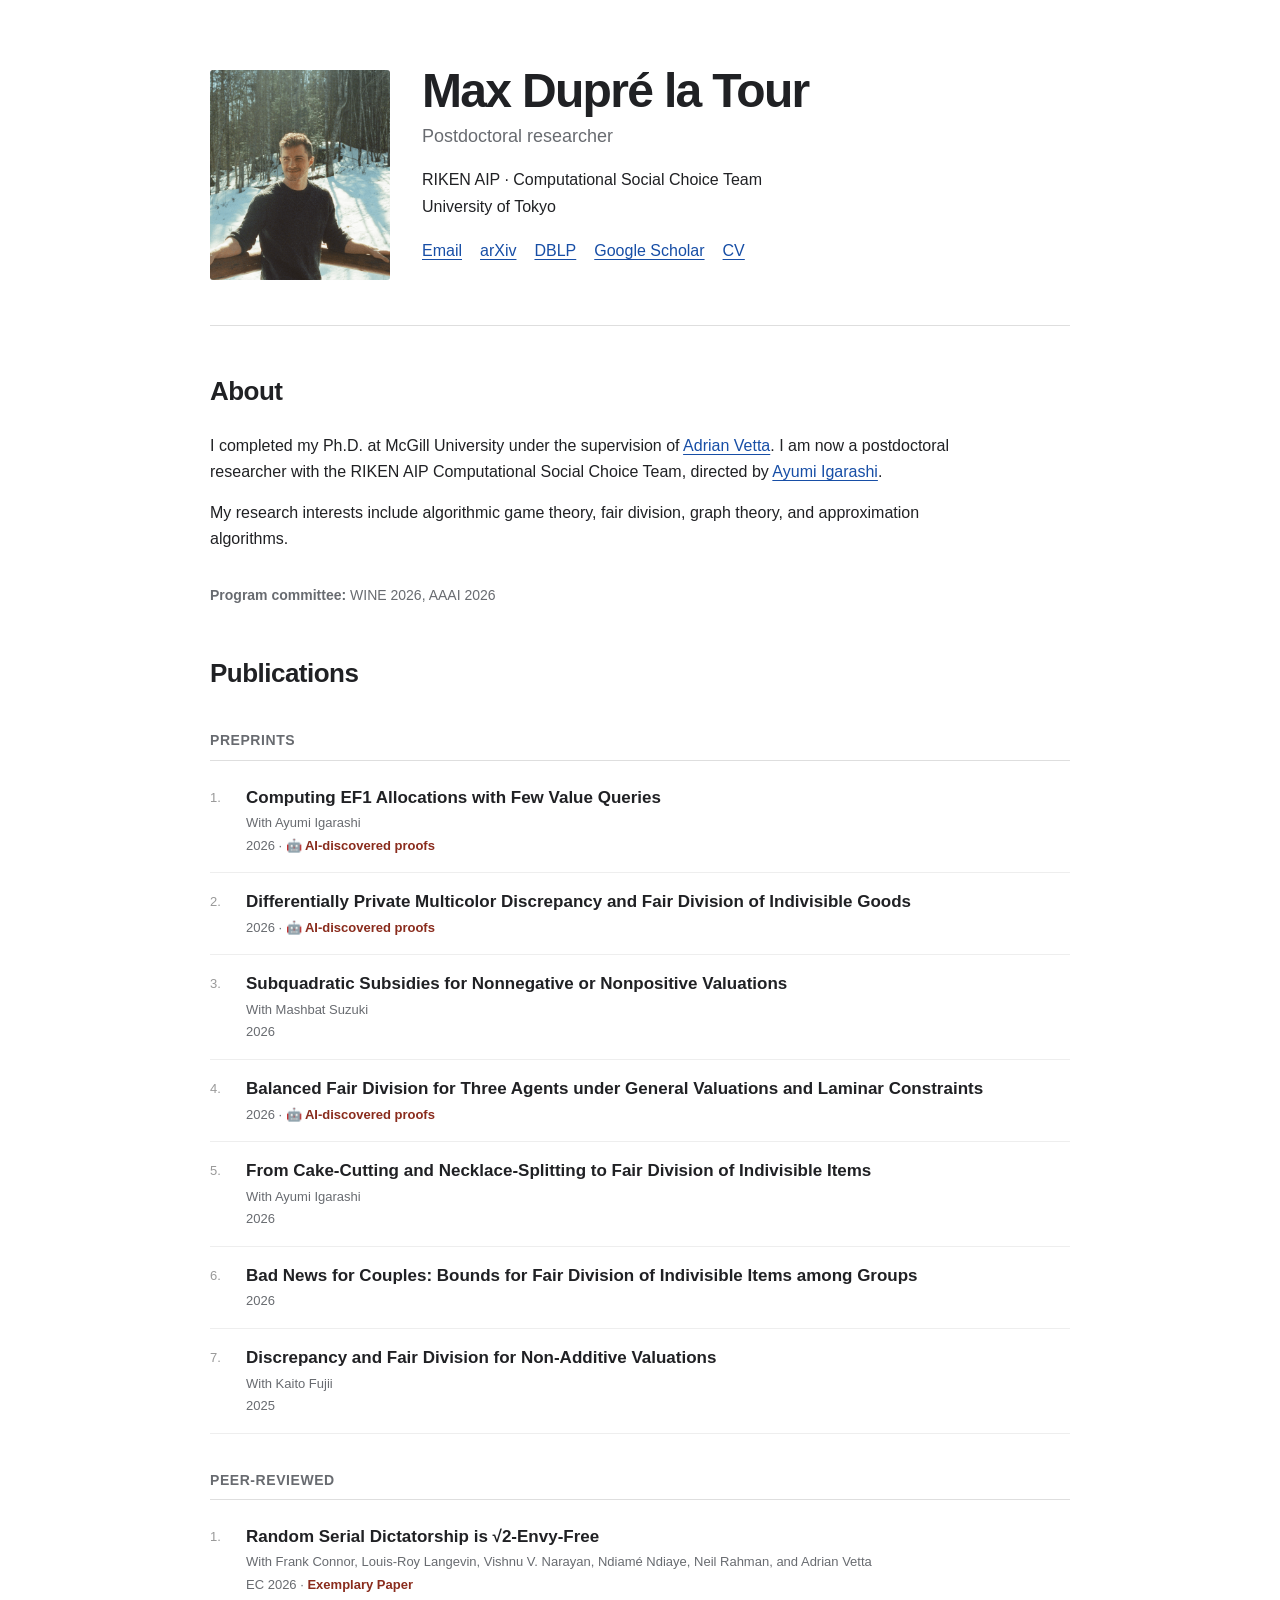
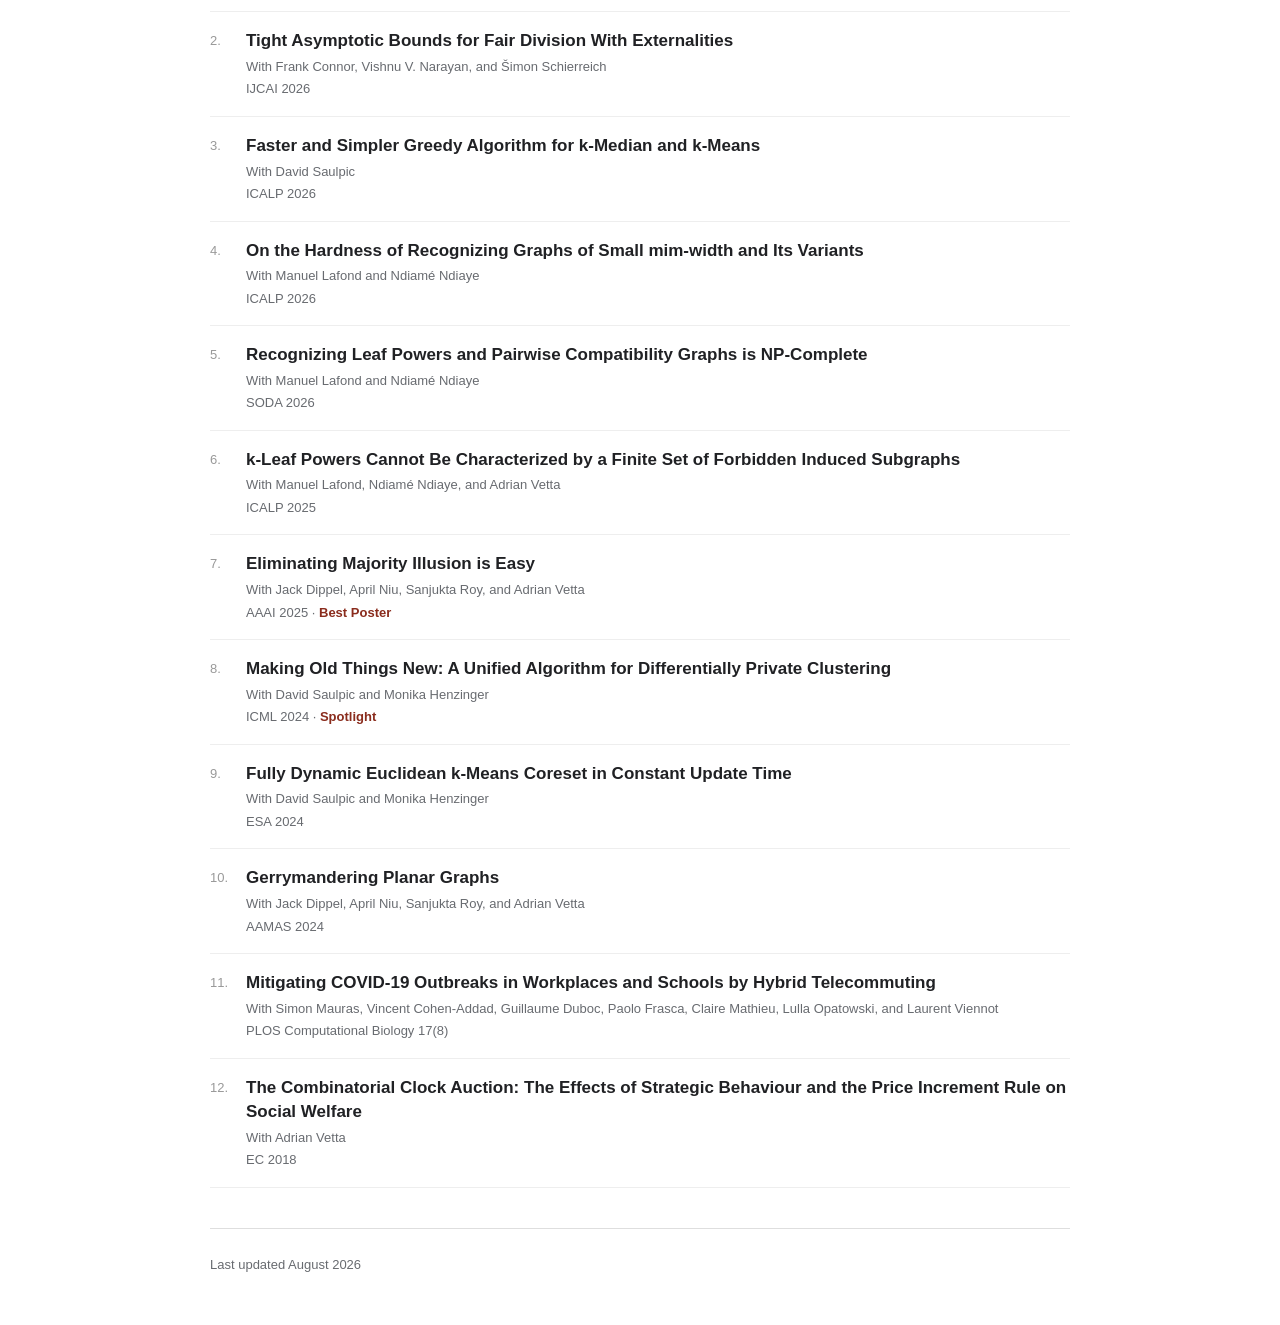
<file: index.html>
<!doctype html>
<html lang="en">
  <head>
    <meta charset="UTF-8" />
    <meta name="viewport" content="width=device-width, initial-scale=1" />
    <meta
      name="description"
      content="Max Dupré la Tour — postdoctoral researcher in algorithmic game theory, fair division, graph theory, and approximation algorithms."
    />
    <link rel="canonical" href="https://maxdlt.github.io/" />
    <title>Max Dupré la Tour</title>
    <link rel="stylesheet" href="styles.css" />

    <script type="application/ld+json">
      {
        "@context": "https://schema.org",
        "@type": "Person",
        "name": "Max Dupré la Tour",
        "jobTitle": "Postdoctoral Researcher",
        "affiliation": {
          "@type": "Organization",
          "name": "RIKEN Center for Advanced Intelligence Project"
        },
        "email": "mailto:maxduprelatour@gmail.com",
        "url": "https://maxdlt.github.io/"
      }
    </script>
  </head>

  <body>
    <main>
      <header class="profile">
        <img
          src="https://maxdlt.github.io/photo.gif"
          alt="Max Dupré la Tour"
          width="180"
          height="210"
        />

        <div>
          <h1>Max Dupré la Tour</h1>
          <p class="role">Postdoctoral researcher</p>
          <p>
            RIKEN AIP · Computational Social Choice Team<br />
            University of Tokyo
          </p>

          <nav aria-label="Profile links">
            <a href="mailto:maxduprelatour@gmail.com">Email</a>
            <a href="https://arxiv.org/search/cs?searchtype=author&amp;query=la+Tour,+M+D">arXiv</a>
            <a href="https://dblp.org/pid/221/2881.html">DBLP</a>
            <a href="https://scholar.google.com/citations?user=p2toCL0AAAAJ">Google Scholar</a>
            <a href="CV.pdf">CV</a>

          </nav>
        </div>
      </header>

      <section aria-labelledby="about-title">
        <h2 id="about-title">About</h2>
        <p>
          I completed my Ph.D. at McGill University under the supervision of
          <a href="https://www.math.mcgill.ca/vetta/">Adrian Vetta</a>. I am now a
          postdoctoral researcher with the RIKEN AIP Computational Social Choice Team,
          directed by <a href="https://sites.google.com/site/eigarashayumi/home">Ayumi Igarashi</a>.
        </p>
        <p>
          My research interests include algorithmic game theory, fair division, graph theory,
          and approximation algorithms.
        </p>
      </section>

      <p class="committee"><strong>Program committee:</strong> WINE 2026, AAAI 2026</p>

      <section aria-labelledby="publications-title">
        <h2 id="publications-title">Publications</h2>

        <h3>Preprints</h3>
        <ol class="papers">
          <li>
            <a href="https://arxiv.org/abs/2611.22376">Computing EF1 Allocations with Few Value Queries</a>
            <small>With Ayumi Igarashi</small>
             <span>2026 · <strong class="strongai">🤖 AI-discovered proofs</strong></span>
          </li>
          <li>
            <a href="https://arxiv.org/abs/2609.15372">Differentially Private Multicolor Discrepancy and Fair Division of Indivisible Goods</a>
             <span>2026 · <strong class="strongai">🤖 AI-discovered proofs</strong></span>
          </li>
          <li>
            <a href="https://arxiv.org/abs/2609.08272">Subquadratic Subsidies for Nonnegative or Nonpositive Valuations</a>
            <small>With Mashbat Suzuki</small>
            <span>2026</span>
          </li>
          <li>
            <a href="https://arxiv.org/abs/2608.09437">Balanced Fair Division for Three Agents under General Valuations and Laminar Constraints</a>
             <span>2026 · <strong class="strongai">🤖 AI-discovered proofs</strong></span>
          </li>
          <li>
            <a href="https://arxiv.org/abs/2608.04340">From Cake-Cutting and Necklace-Splitting to Fair Division of Indivisible Items</a>
            <small>With Ayumi Igarashi</small>
            <span>2026</span>
          </li>
          <li>
            <a href="https://arxiv.org/abs/2601.01012">Bad News for Couples: Bounds for Fair Division of Indivisible Items among Groups</a>
            <span>2026</span>
          </li>
          <li>
            <a href="https://arxiv.org/abs/2509.16802">Discrepancy and Fair Division for Non-Additive Valuations</a>
            <small>With Kaito Fujii</small>
            <span>2025</span>
          </li>
        </ol>

        <h3>Peer-reviewed</h3>
        <ol class="papers">
          <li>
            <a href="https://arxiv.org/abs/2607.03463">Random Serial Dictatorship is √2-Envy-Free</a>
            <small>With Frank Connor, Louis-Roy Langevin, Vishnu V. Narayan, Ndiamé Ndiaye, Neil Rahman, and Adrian Vetta</small>
            <span>EC 2026 · <strong>Exemplary Paper</strong></span>
          </li>
          <li>
            <a href="https://arxiv.org/abs/2601.13287">Tight Asymptotic Bounds for Fair Division With Externalities</a>
            <small>With Frank Connor, Vishnu V. Narayan, and Šimon Schierreich</small>
            <span>IJCAI 2026</span>
          </li>
          <li>
            <a href="https://arxiv.org/abs/2407.11217">Faster and Simpler Greedy Algorithm for k-Median and k-Means</a>
            <small>With David Saulpic</small>
            <span>ICALP 2026</span>
          </li>
          <li>
            <a href="https://arxiv.org/abs/2512.06186">On the Hardness of Recognizing Graphs of Small mim-width and Its Variants</a>
            <small>With Manuel Lafond and Ndiamé Ndiaye</small>
            <span>ICALP 2026</span>
          </li>
          <li>
            <a href="https://arxiv.org/abs/2510.19763">Recognizing Leaf Powers and Pairwise Compatibility Graphs is NP-Complete</a>
            <small>With Manuel Lafond and Ndiamé Ndiaye</small>
            <span>SODA 2026</span>
          </li>
          <li>
            <a href="https://arxiv.org/abs/2407.02412">k-Leaf Powers Cannot Be Characterized by a Finite Set of Forbidden Induced Subgraphs</a>
            <small>With Manuel Lafond, Ndiamé Ndiaye, and Adrian Vetta</small>
            <span>ICALP 2025</span>
          </li>
          <li>
            <a href="https://arxiv.org/abs/2407.20187">Eliminating Majority Illusion is Easy</a>
            <small>With Jack Dippel, April Niu, Sanjukta Roy, and Adrian Vetta</small>
            <span>AAAI 2025 · <strong>Best Poster</strong></span>
          </li>
          <li>
            <a href="https://arxiv.org/abs/2406.11649">Making Old Things New: A Unified Algorithm for Differentially Private Clustering</a>
            <small>With David Saulpic and Monika Henzinger</small>
            <span>ICML 2024 · <strong>Spotlight</strong></span>
          </li>
          <li>
            <a href="https://arxiv.org/abs/2406.19926">Fully Dynamic Euclidean k-Means Coreset in Constant Update Time</a>
            <small>With David Saulpic and Monika Henzinger</small>
            <span>ESA 2024</span>
          </li>
          <li>
            <a href="https://arxiv.org/abs/2312.14721">Gerrymandering Planar Graphs</a>
            <small>With Jack Dippel, April Niu, Sanjukta Roy, and Adrian Vetta</small>
            <span>AAMAS 2024</span>
          </li>
          <li>
            <a href="https://www.medrxiv.org/content/10.1101/2020.11.09.20228007v2">Mitigating COVID-19 Outbreaks in Workplaces and Schools by Hybrid Telecommuting</a>
            <small>With Simon Mauras, Vincent Cohen-Addad, Guillaume Duboc, Paolo Frasca, Claire Mathieu, Lulla Opatowski, and Laurent Viennot</small>
            <span>PLOS Computational Biology 17(8)</span>
          </li>
          <li>
            <a href="https://dl.acm.org/doi/10.1145/3219166.3219230">The Combinatorial Clock Auction: The Effects of Strategic Behaviour and the Price Increment Rule on Social Welfare</a>
            <small>With Adrian Vetta</small>
            <span>EC 2018</span>
          </li>
        </ol>
      </section>
    </main>

    <footer>Last updated August 2026</footer>
  </body>
</html>
</file>
<file: styles.css>
:root {
  --text: #202124;
  --muted: #686b70;
  --link: #174ea6;
  --line: #dedede;
  --background: #ffffff;
}

* {
  box-sizing: border-box;
}

body {
  margin: 0;
  color: var(--text);
  background: var(--background);
  font: 16px/1.65 -apple-system, BlinkMacSystemFont, "Segoe UI", Roboto, Helvetica, Arial, sans-serif;
}

main,
footer {
  width: min(860px, calc(100% - 40px));
  margin: 0 auto;
}

main {
  padding: 70px 0 40px;
}

a {
  color: var(--link);
  text-decoration-thickness: 1px;
  text-underline-offset: 3px;
}

a:hover {
  color: #0b357a;
}

.profile {
  display: grid;
  grid-template-columns: 180px 1fr;
  gap: 32px;
  align-items: start;
  padding-bottom: 45px;
  border-bottom: 1px solid var(--line);
}

.profile img {
  width: 180px;
  height: 210px;
  object-fit: cover;
  border-radius: 3px;
}

h1 {
  margin: -8px 0 2px;
  font-size: clamp(34px, 6vw, 48px);
  font-weight: 650;
  letter-spacing: -0.035em;
  line-height: 1.2;
}

.role {
  margin: 0 0 16px;
  color: var(--muted);
  font-size: 18px;
}

.profile p:not(.role) {
  margin: 0 0 18px;
}

nav {
  display: flex;
  flex-wrap: wrap;
  gap: 8px 18px;
}

section {
  padding-top: 44px;
}

h2 {
  margin: 0 0 20px;
  font-size: 26px;
  letter-spacing: -0.02em;
}

h3 {
  margin: 35px 0 8px;
  padding-bottom: 7px;
  border-bottom: 1px solid var(--line);
  color: var(--muted);
  font-size: 14px;
  font-weight: 600;
  letter-spacing: 0.04em;
  text-transform: uppercase;
}

section > p {
  max-width: 740px;
  margin: 0 0 14px;
}

.committee {
  margin: 32px 0 0;
  color: var(--muted);
  font-size: 14px;
}

.papers {
  margin: 0;
  padding: 0;
  list-style: none;
  counter-reset: papers;
}

.papers li {
  position: relative;
  padding: 17px 0 17px 36px;
  border-bottom: 1px solid #eeeeee;
  counter-increment: papers;
}

.papers li::before {
  position: absolute;
  top: 18px;
  left: 0;
  color: #999999;
  font-size: 13px;
  content: counter(papers) ".";
}

.papers a {
  display: block;
  color: var(--text);
  font-size: 17px;
  font-weight: 600;
  line-height: 1.45;
  text-decoration: none;
}

.papers a:hover {
  color: var(--link);
  text-decoration: underline;
}

.papers small,
.papers span {
  display: block;
  margin-top: 3px;
  color: var(--muted);
  font-size: 13px;
  line-height: 1.5;
}

.papers strong {
  color: #8a2c1d;
  font-weight: 600;
}

.papers strongai {
  color: #3F00FF;
  font-weight: 600;
}

footer {
  padding: 25px 0 50px;
  border-top: 1px solid var(--line);
  color: var(--muted);
  font-size: 13px;
}

@media (max-width: 600px) {
  main {
    padding-top: 35px;
  }

  .profile {
    grid-template-columns: 100px 1fr;
    gap: 20px;
  }

  .profile img {
    width: 100px;
    height: 120px;
  }

  h1 {
    margin-top: -4px;
    font-size: 31px;
  }

  .role {
    font-size: 15px;
  }

  .profile p:not(.role),
  nav {
    grid-column: 1 / -1;
  }

  .profile p:not(.role) {
    margin-top: 4px;
    margin-bottom: 5px;
  }
}
</file>
